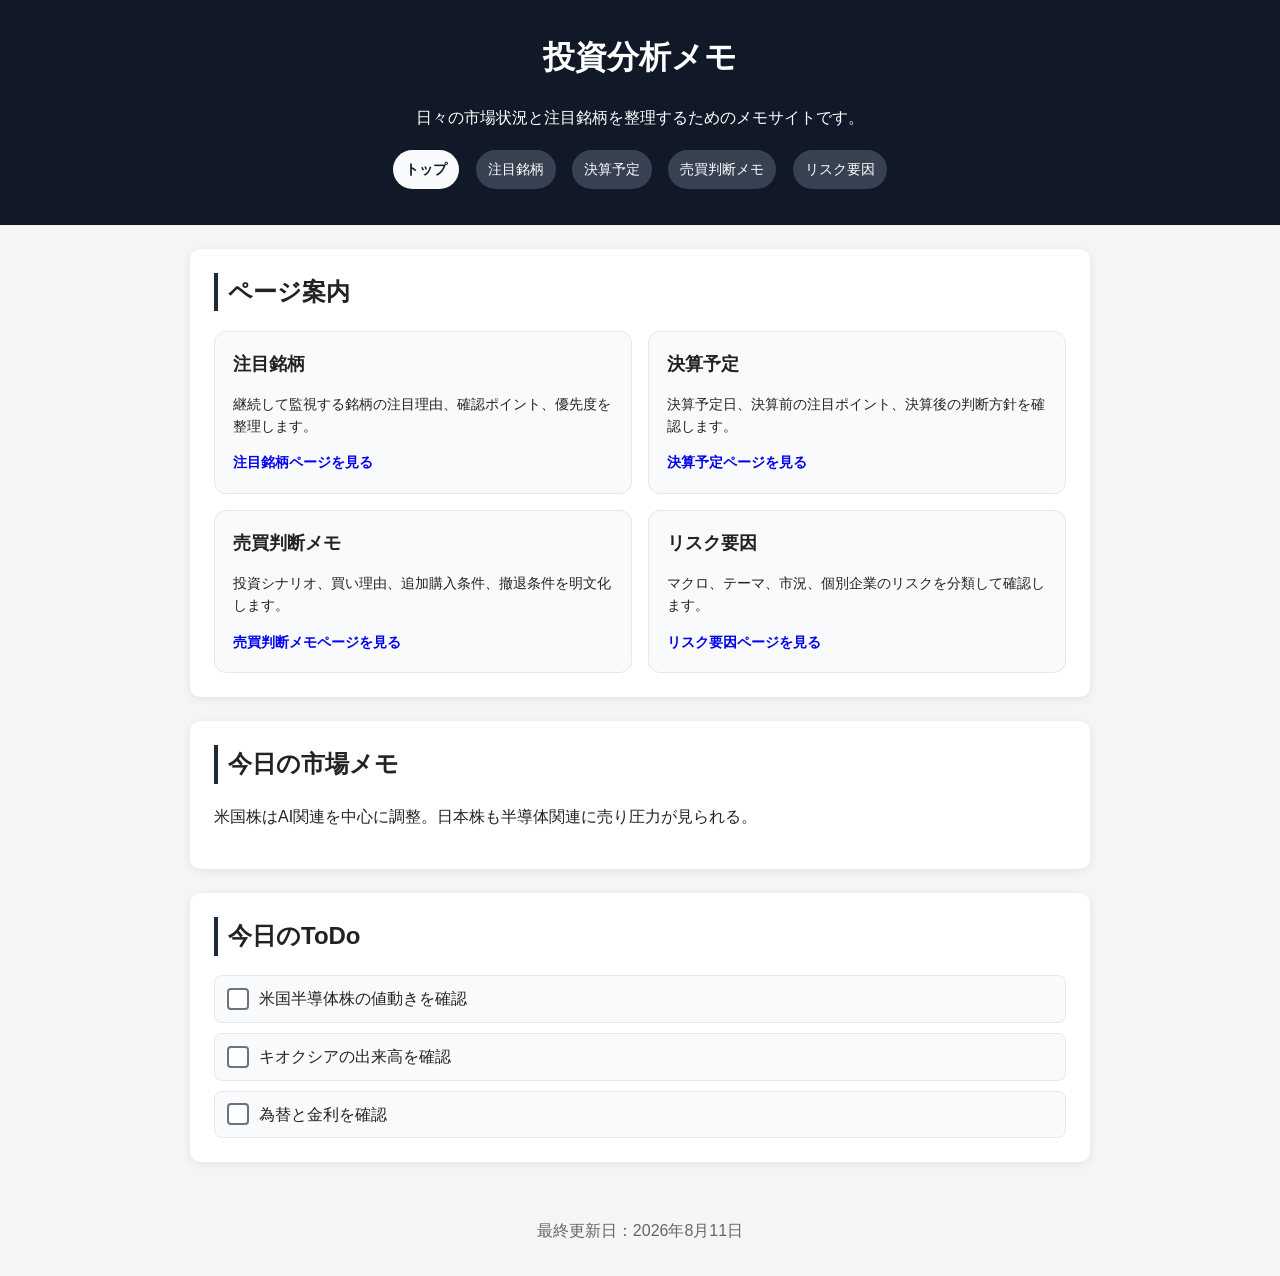
<file: index.html>
<!DOCTYPE html>
<html lang="ja">
<head>
  <meta charset="UTF-8">
  <title>投資分析メモ</title>
  <link rel="stylesheet" href="style.css">
</head>
<body>
<header>
  <h1>投資分析メモ</h1>
  <p>日々の市場状況と注目銘柄を整理するためのメモサイトです。</p>
  <nav>
    <a href="index.html" class="active">トップ</a>
    <a href="stocks.html">注目銘柄</a>
    <a href="earnings.html">決算予定</a>
    <a href="trade-notes.html">売買判断メモ</a>
    <a href="risks.html">リスク要因</a>
  </nav>
</header>

  <main>
        <section>
      <h2>ページ案内</h2>
      <div class="page-guide">
        <article class="page-card">
          <h3>注目銘柄</h3>
          <p>継続して監視する銘柄の注目理由、確認ポイント、優先度を整理します。</p>
          <a href="stocks.html">注目銘柄ページを見る</a>
        </article>

        <article class="page-card">
          <h3>決算予定</h3>
          <p>決算予定日、決算前の注目ポイント、決算後の判断方針を確認します。</p>
          <a href="earnings.html">決算予定ページを見る</a>
        </article>

        <article class="page-card">
          <h3>売買判断メモ</h3>
          <p>投資シナリオ、買い理由、追加購入条件、撤退条件を明文化します。</p>
          <a href="trade-notes.html">売買判断メモページを見る</a>
        </article>

        <article class="page-card">
          <h3>リスク要因</h3>
          <p>マクロ、テーマ、市況、個別企業のリスクを分類して確認します。</p>
          <a href="risks.html">リスク要因ページを見る</a>
        </article>
      </div>
    </section>
    <section>
      <h2>今日の市場メモ</h2>
      <p>米国株はAI関連を中心に調整。日本株も半導体関連に売り圧力が見られる。</p>
    </section>







    <section>
      <h2>今日のToDo</h2>
      <ul class="todo-list">
        <li><span class="todo-checkbox" aria-hidden="true"></span>米国半導体株の値動きを確認</li>
        <li><span class="todo-checkbox" aria-hidden="true"></span>キオクシアの出来高を確認</li>
        <li><span class="todo-checkbox" aria-hidden="true"></span>為替と金利を確認</li>
      </ul>
    </section>
  </main>

  <footer>
    <p>最終更新日：2026年8月11日</p>
  </footer>
</body>
</html>
</file>
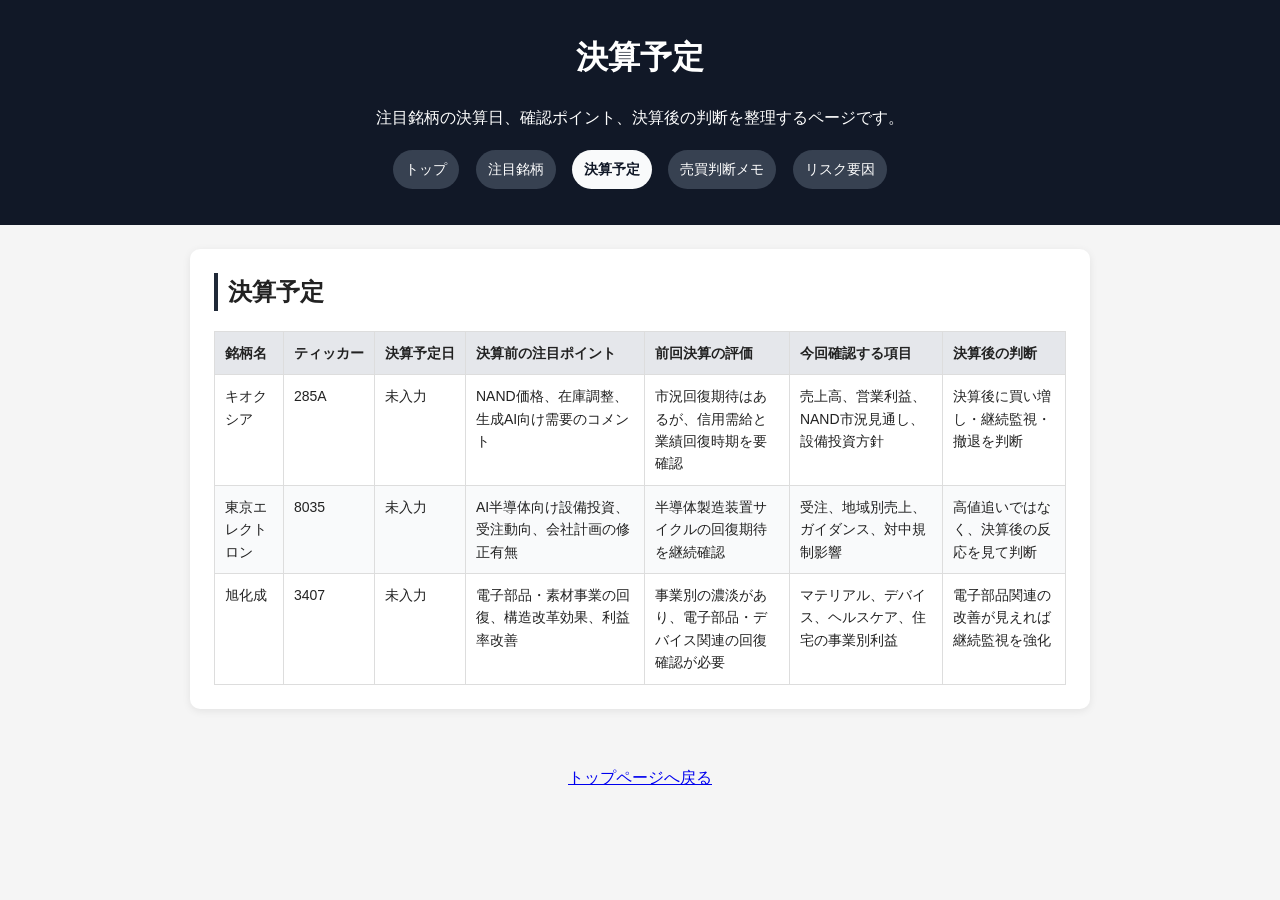
<file: earnings.html>
<!DOCTYPE html>
<html lang="ja">
<head>
  <meta charset="UTF-8">
  <title>決算予定 | 投資分析メモ</title>
  <link rel="stylesheet" href="style.css">
</head>
<body>
  <header>
    <h1>決算予定</h1>
    <p>注目銘柄の決算日、確認ポイント、決算後の判断を整理するページです。</p>
    <nav>
      <a href="index.html">トップ</a>
      <a href="stocks.html">注目銘柄</a>
      <a href="earnings.html" class="active">決算予定</a>
      <a href="trade-notes.html">売買判断メモ</a>
      <a href="risks.html">リスク要因</a>
    </nav>
  </header>

  <main>
    <section>
      <h2>決算予定</h2>
      <table>
        <thead>
          <tr>
            <th>銘柄名</th>
            <th>ティッカー</th>
            <th>決算予定日</th>
            <th>決算前の注目ポイント</th>
            <th>前回決算の評価</th>
            <th>今回確認する項目</th>
            <th>決算後の判断</th>
          </tr>
        </thead>
        <tbody>
          <tr>
            <td>キオクシア</td>
            <td>285A</td>
            <td>未入力</td>
            <td>NAND価格、在庫調整、生成AI向け需要のコメント</td>
            <td>市況回復期待はあるが、信用需給と業績回復時期を要確認</td>
            <td>売上高、営業利益、NAND市況見通し、設備投資方針</td>
            <td>決算後に買い増し・継続監視・撤退を判断</td>
          </tr>
          <tr>
            <td>東京エレクトロン</td>
            <td>8035</td>
            <td>未入力</td>
            <td>AI半導体向け設備投資、受注動向、会社計画の修正有無</td>
            <td>半導体製造装置サイクルの回復期待を継続確認</td>
            <td>受注、地域別売上、ガイダンス、対中規制影響</td>
            <td>高値追いではなく、決算後の反応を見て判断</td>
          </tr>
          <tr>
            <td>旭化成</td>
            <td>3407</td>
            <td>未入力</td>
            <td>電子部品・素材事業の回復、構造改革効果、利益率改善</td>
            <td>事業別の濃淡があり、電子部品・デバイス関連の回復確認が必要</td>
            <td>マテリアル、デバイス、ヘルスケア、住宅の事業別利益</td>
            <td>電子部品関連の改善が見えれば継続監視を強化</td>
          </tr>
        </tbody>
      </table>
    </section>
  </main>

  <footer>
    <p><a href="index.html">トップページへ戻る</a></p>
  </footer>
</body>
</html>
</file>
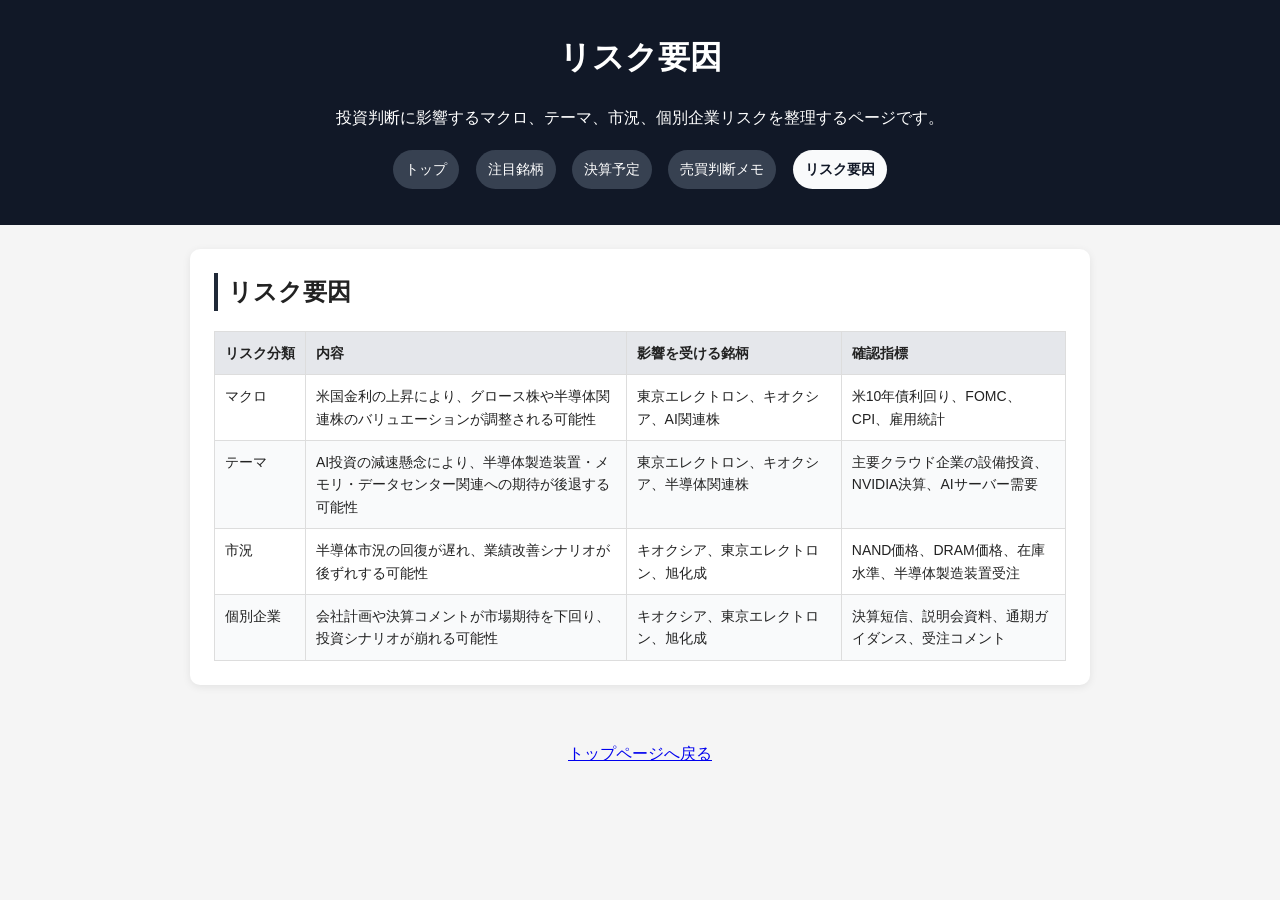
<file: risks.html>
<!DOCTYPE html>
<html lang="ja">
<head>
  <meta charset="UTF-8">
  <title>リスク要因 | 投資分析メモ</title>
  <link rel="stylesheet" href="style.css">
</head>
<body>
  <header>
    <h1>リスク要因</h1>
    <p>投資判断に影響するマクロ、テーマ、市況、個別企業リスクを整理するページです。</p>
    <nav>
      <a href="index.html">トップ</a>
      <a href="stocks.html">注目銘柄</a>
      <a href="earnings.html">決算予定</a>
      <a href="trade-notes.html">売買判断メモ</a>
      <a href="risks.html" class="active">リスク要因</a>
    </nav>
  </header>

  <main>
    <section>
      <h2>リスク要因</h2>
      <table>
        <thead>
          <tr>
            <th>リスク分類</th>
            <th>内容</th>
            <th>影響を受ける銘柄</th>
            <th>確認指標</th>
          </tr>
        </thead>
        <tbody>
          <tr>
            <td>マクロ</td>
            <td>米国金利の上昇により、グロース株や半導体関連株のバリュエーションが調整される可能性</td>
            <td>東京エレクトロン、キオクシア、AI関連株</td>
            <td>米10年債利回り、FOMC、CPI、雇用統計</td>
          </tr>
          <tr>
            <td>テーマ</td>
            <td>AI投資の減速懸念により、半導体製造装置・メモリ・データセンター関連への期待が後退する可能性</td>
            <td>東京エレクトロン、キオクシア、半導体関連株</td>
            <td>主要クラウド企業の設備投資、NVIDIA決算、AIサーバー需要</td>
          </tr>
          <tr>
            <td>市況</td>
            <td>半導体市況の回復が遅れ、業績改善シナリオが後ずれする可能性</td>
            <td>キオクシア、東京エレクトロン、旭化成</td>
            <td>NAND価格、DRAM価格、在庫水準、半導体製造装置受注</td>
          </tr>
          <tr>
            <td>個別企業</td>
            <td>会社計画や決算コメントが市場期待を下回り、投資シナリオが崩れる可能性</td>
            <td>キオクシア、東京エレクトロン、旭化成</td>
            <td>決算短信、説明会資料、通期ガイダンス、受注コメント</td>
          </tr>
        </tbody>
      </table>
    </section>
  </main>

  <footer>
    <p><a href="index.html">トップページへ戻る</a></p>
  </footer>
</body>
</html>
</file>
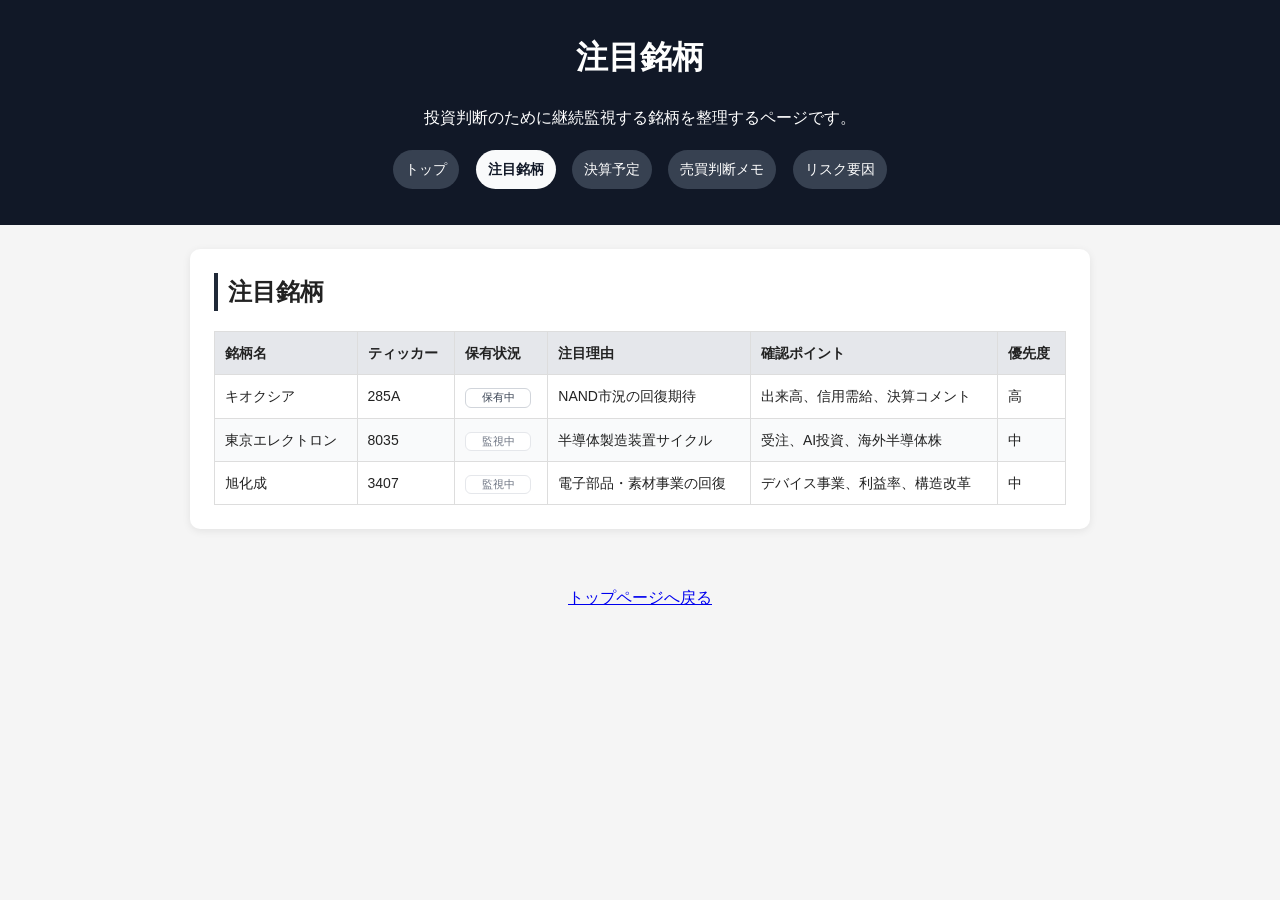
<file: stocks.html>
<!DOCTYPE html>
<html lang="ja">
<head>
  <meta charset="UTF-8">
  <title>注目銘柄 | 投資分析メモ</title>
  <link rel="stylesheet" href="style.css">
</head>
<body>
  <header>
    <h1>注目銘柄</h1>
    <p>投資判断のために継続監視する銘柄を整理するページです。</p>
    <nav>
      <a href="index.html">トップ</a>
      <a href="stocks.html" class="active">注目銘柄</a>
      <a href="earnings.html">決算予定</a>
      <a href="trade-notes.html">売買判断メモ</a>
      <a href="risks.html">リスク要因</a>
    </nav>
  </header>

  <main>
    <section>
      <h2>注目銘柄</h2>
      <table>
        <thead>
          <tr>
            <th>銘柄名</th>
            <th>ティッカー</th>
            <th>保有状況</th>
            <th>注目理由</th>
            <th>確認ポイント</th>
            <th>優先度</th>
          </tr>
        </thead>
        <tbody>
          <tr>
            <td>キオクシア</td>
            <td>285A</td>
            <td class="holding-status"><span class="status-label status-owned">保有中</span></td>
            <td>NAND市況の回復期待</td>
            <td>出来高、信用需給、決算コメント</td>
            <td>高</td>
          </tr>
          <tr>
            <td>東京エレクトロン</td>
            <td>8035</td>
            <td class="holding-status"><span class="status-label status-watch">監視中</span></td>
            <td>半導体製造装置サイクル</td>
            <td>受注、AI投資、海外半導体株</td>
            <td>中</td>
          </tr>
          <tr>
            <td>旭化成</td>
            <td>3407</td>
            <td class="holding-status"><span class="status-label status-watch">監視中</span></td>
            <td>電子部品・素材事業の回復</td>
            <td>デバイス事業、利益率、構造改革</td>
            <td>中</td>
          </tr>
        </tbody>
      </table>
    </section>
  </main>

  <footer>
    <p><a href="index.html">トップページへ戻る</a></p>
  </footer>
</body>
</html>
</file>
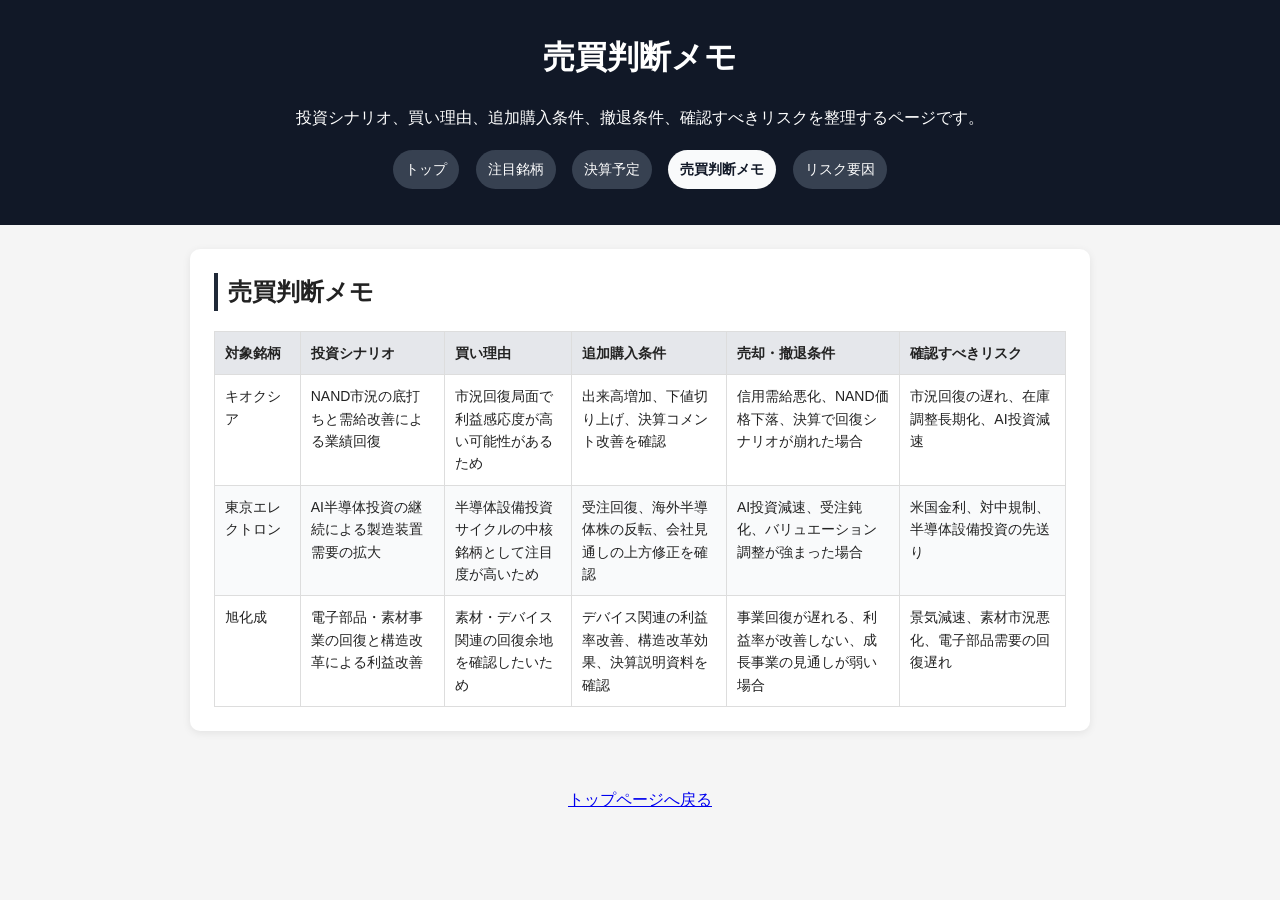
<file: trade-notes.html>
<!DOCTYPE html>
<html lang="ja">
<head>
  <meta charset="UTF-8">
  <title>売買判断メモ | 投資分析メモ</title>
  <link rel="stylesheet" href="style.css">
</head>
<body>
  <header>
    <h1>売買判断メモ</h1>
    <p>投資シナリオ、買い理由、追加購入条件、撤退条件、確認すべきリスクを整理するページです。</p>
    <nav>
      <a href="index.html">トップ</a>
      <a href="stocks.html">注目銘柄</a>
      <a href="earnings.html">決算予定</a>
      <a href="trade-notes.html" class="active">売買判断メモ</a>
      <a href="risks.html">リスク要因</a>
    </nav>
  </header>

  <main>
    <section>
      <h2>売買判断メモ</h2>
      <table>
        <thead>
          <tr>
            <th>対象銘柄</th>
            <th>投資シナリオ</th>
            <th>買い理由</th>
            <th>追加購入条件</th>
            <th>売却・撤退条件</th>
            <th>確認すべきリスク</th>
          </tr>
        </thead>
        <tbody>
          <tr>
            <td>キオクシア</td>
            <td>NAND市況の底打ちと需給改善による業績回復</td>
            <td>市況回復局面で利益感応度が高い可能性があるため</td>
            <td>出来高増加、下値切り上げ、決算コメント改善を確認</td>
            <td>信用需給悪化、NAND価格下落、決算で回復シナリオが崩れた場合</td>
            <td>市況回復の遅れ、在庫調整長期化、AI投資減速</td>
          </tr>
          <tr>
            <td>東京エレクトロン</td>
            <td>AI半導体投資の継続による製造装置需要の拡大</td>
            <td>半導体設備投資サイクルの中核銘柄として注目度が高いため</td>
            <td>受注回復、海外半導体株の反転、会社見通しの上方修正を確認</td>
            <td>AI投資減速、受注鈍化、バリュエーション調整が強まった場合</td>
            <td>米国金利、対中規制、半導体設備投資の先送り</td>
          </tr>
          <tr>
            <td>旭化成</td>
            <td>電子部品・素材事業の回復と構造改革による利益改善</td>
            <td>素材・デバイス関連の回復余地を確認したいため</td>
            <td>デバイス関連の利益率改善、構造改革効果、決算説明資料を確認</td>
            <td>事業回復が遅れる、利益率が改善しない、成長事業の見通しが弱い場合</td>
            <td>景気減速、素材市況悪化、電子部品需要の回復遅れ</td>
          </tr>
        </tbody>
      </table>
    </section>
  </main>

  <footer>
    <p><a href="index.html">トップページへ戻る</a></p>
  </footer>
</body>
</html>
</file>
<file: style.css>
body {
  font-family: sans-serif;
  line-height: 1.6;
  margin: 0;
  background-color: #f5f5f5;
  color: #222;
}

header {
  background-color: #111827;
  color: white;
  padding: 32px 24px;
  text-align: center;
}

main {
  max-width: 900px;
  margin: 24px auto;
  padding: 0 16px;
}

section {
  background-color: white;
  margin-bottom: 24px;
  padding: 24px;
  border-radius: 10px;
  box-shadow: 0 2px 8px rgba(0, 0, 0, 0.08);
}

h1, h2 {
  margin-top: 0;
}
h2 {
  border-left: 4px solid #1f2937;
  padding-left: 10px;
}

footer {
  text-align: center;
  padding: 16px;
  color: #666;
}
table {
  width: 100%;
  border-collapse: collapse;
  margin-top: 12px;
  background-color: white;
}

th, td {
  border: 1px solid #ddd;
  padding: 10px;
  text-align: left;
  vertical-align: top;
  font-size: 14px;
}

th {
  background-color: #e5e7eb;
  font-weight: bold;
  white-space: nowrap;
}

tr:nth-child(even) {
  background-color: #f9fafb;
}

@media (max-width: 768px) {
  main {
    padding: 0 8px;
  }

  section {
    padding: 16px;
  }

  table {
    display: block;
    overflow-x: auto;
    white-space: nowrap;
  }
   .analysis-template {
    grid-template-columns: 1fr;
  } 
  nav a {
    display: block;
    margin: 8px 0;
  }
    .page-guide {
    grid-template-columns: 1fr;
  }
}
.analysis-template {
  display: grid;
  grid-template-columns: 1fr 1fr;
  gap: 16px;
  margin-top: 16px;
}

.template-item {
  border: 1px solid #e5e7eb;
  border-radius: 8px;
  padding: 16px;
  background-color: #f9fafb;
}

.template-item h3 {
  margin-top: 0;
  margin-bottom: 8px;
  font-size: 16px;
}

.template-item p {
  margin: 0;
  font-size: 14px;
}

nav {
  margin-top: 16px;
}

nav a {
  display: inline-block;
  margin: 4px 6px;
  padding: 8px 12px;
  border-radius: 999px;
  background-color: #374151;
  color: white;
  text-decoration: none;
  font-size: 14px;
}

nav a:hover {
  background-color: #4b5563;
}

nav a.active {
  background-color: #f9fafb;
  color: #111827;
  font-weight: bold;
}

.page-guide {
  display: grid;
  grid-template-columns: 1fr 1fr;
  gap: 16px;
  margin-top: 16px;
}

.page-card {
  border: 1px solid #e5e7eb;
  border-radius: 12px;
  padding: 18px;
  background-color: #f9fafb;
}

.page-card h3 {
  margin-top: 0;
  margin-bottom: 8px;
  font-size: 18px;
}

.page-card p {
  margin-bottom: 12px;
  font-size: 14px;
}

.page-card a {
  display: inline-block;
  font-size: 14px;
  font-weight: bold;
  text-decoration: none;
}

.todo-list {
  list-style: none;
  padding-left: 0;
  margin-bottom: 0;
}

.todo-list li {
  display: flex;
  align-items: center;
  gap: 10px;
  margin-bottom: 10px;
  padding: 10px 12px;
  border: 1px solid #e5e7eb;
  border-radius: 8px;
  background-color: #f9fafb;
}

.todo-list li:last-child {
  margin-bottom: 0;
}

.todo-checkbox {
  flex: 0 0 18px;
  width: 18px;
  height: 18px;
  border: 2px solid #6b7280;
  border-radius: 4px;
  background-color: white;
}

.holding-status {
  white-space: nowrap;
}

.status-label {
  display: inline-block;
  min-width: 52px;
  padding: 1px 6px;
  border: 1px solid #e5e7eb;
  border-radius: 6px;
  background-color: #fff;
  color: #4b5563;
  font-size: 11px;
  font-weight: normal;
  line-height: 1.4;
  text-align: center;
}

.status-owned {
  border-color: #d1d5db;
  color: #374151;
}

.status-watch {
  border-color: #e5e7eb;
  color: #6b7280;
}
</file>
